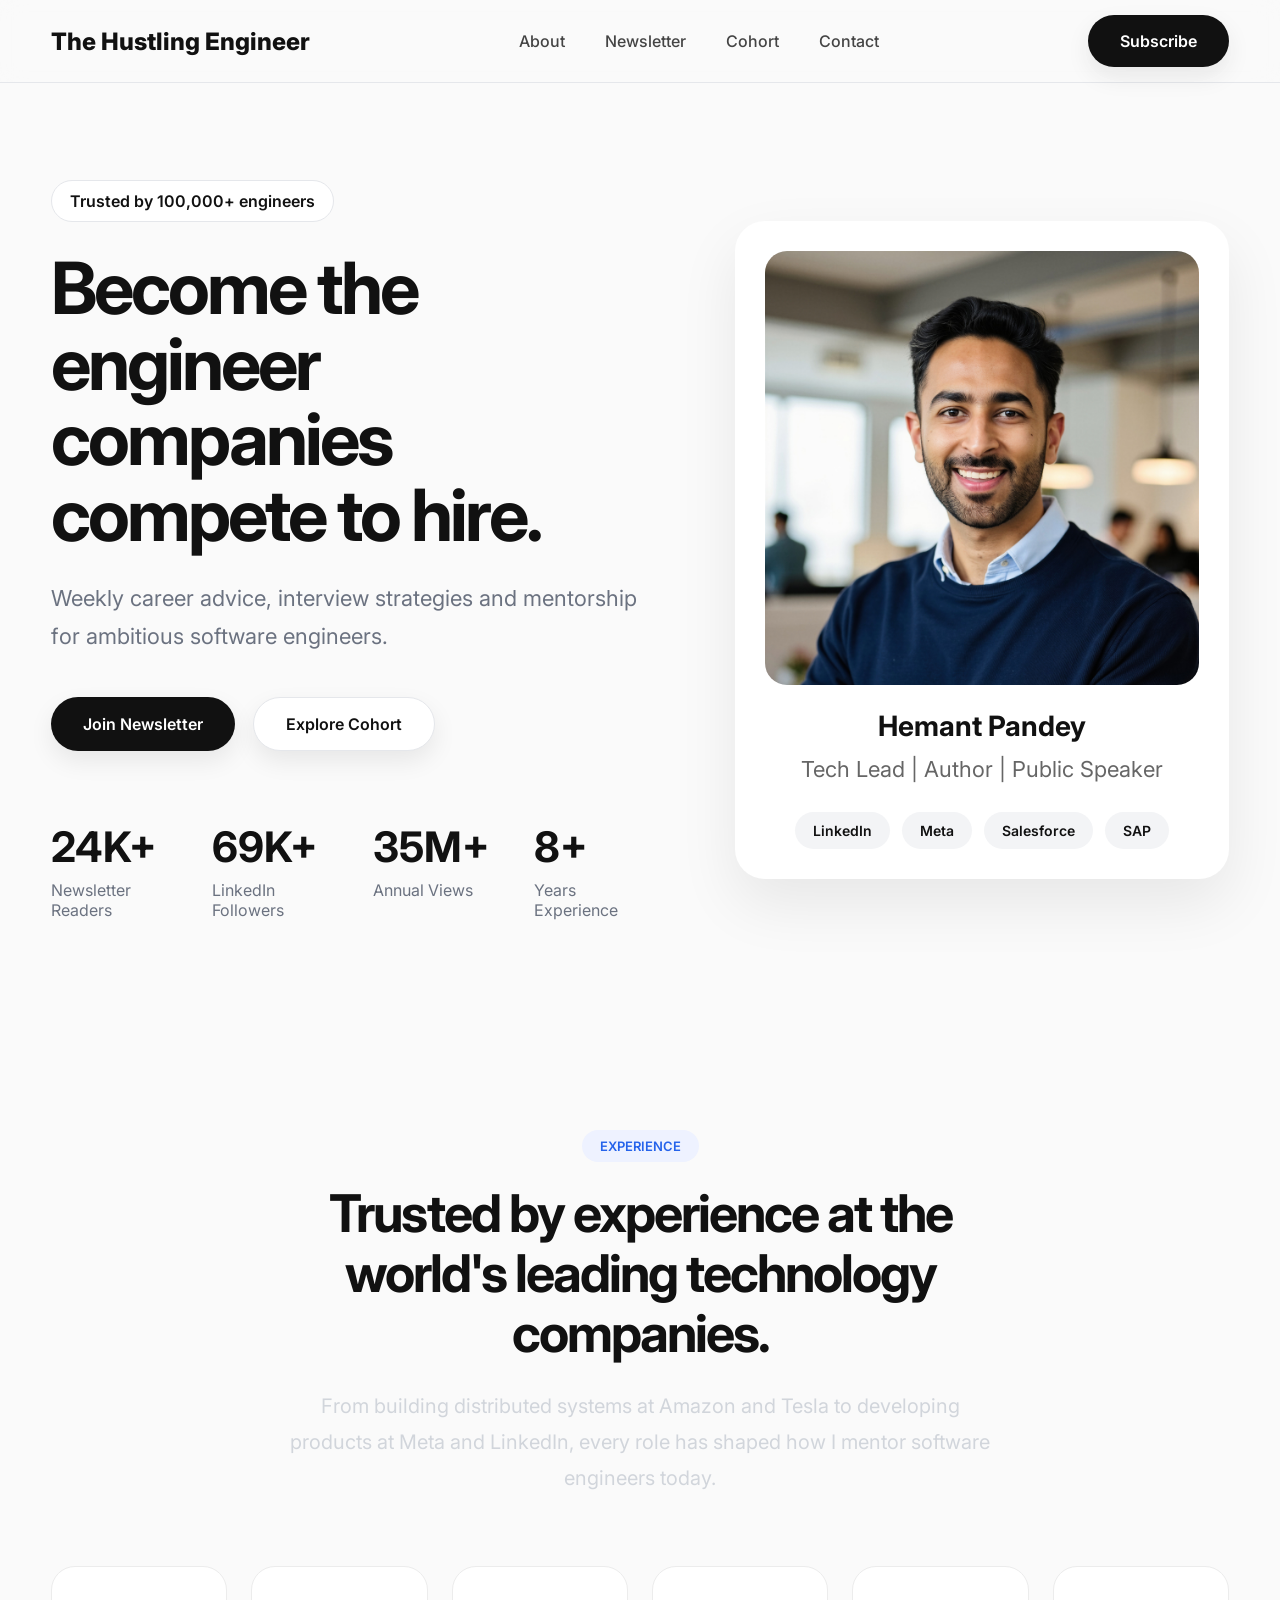
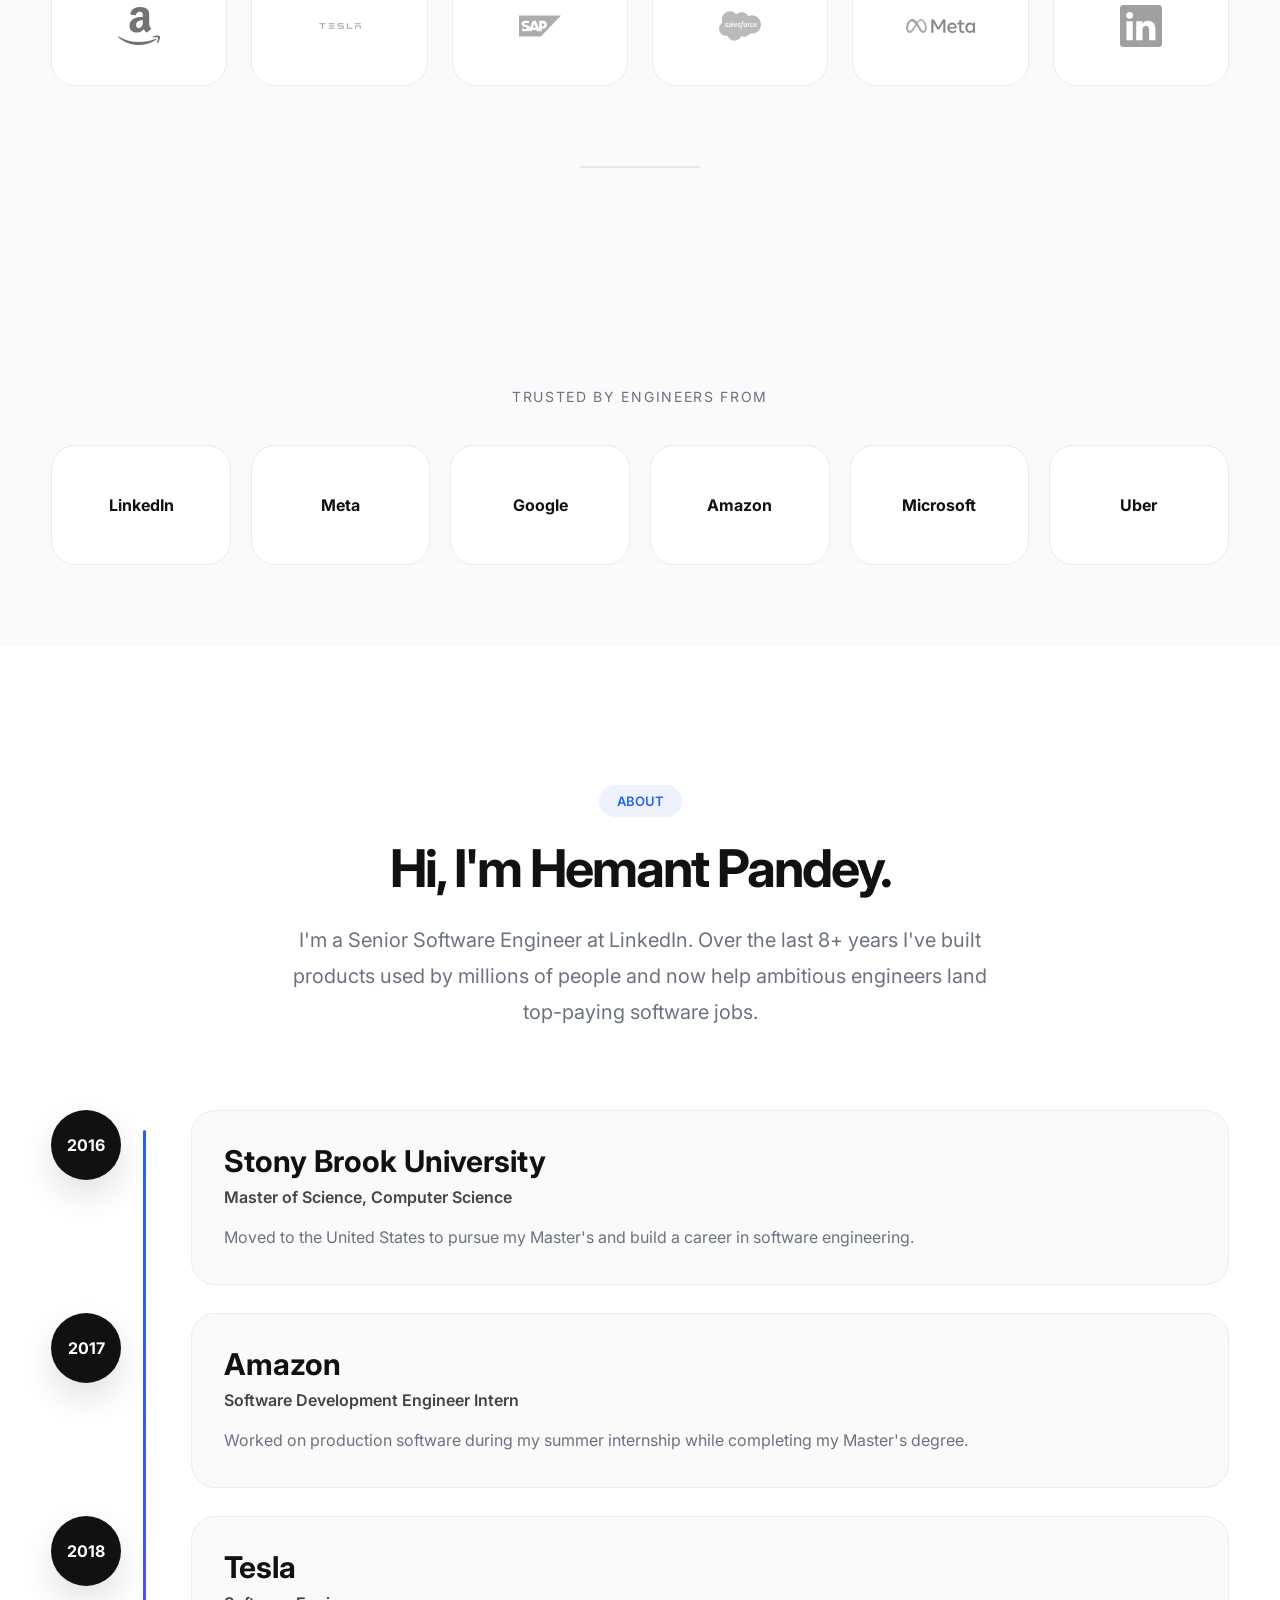
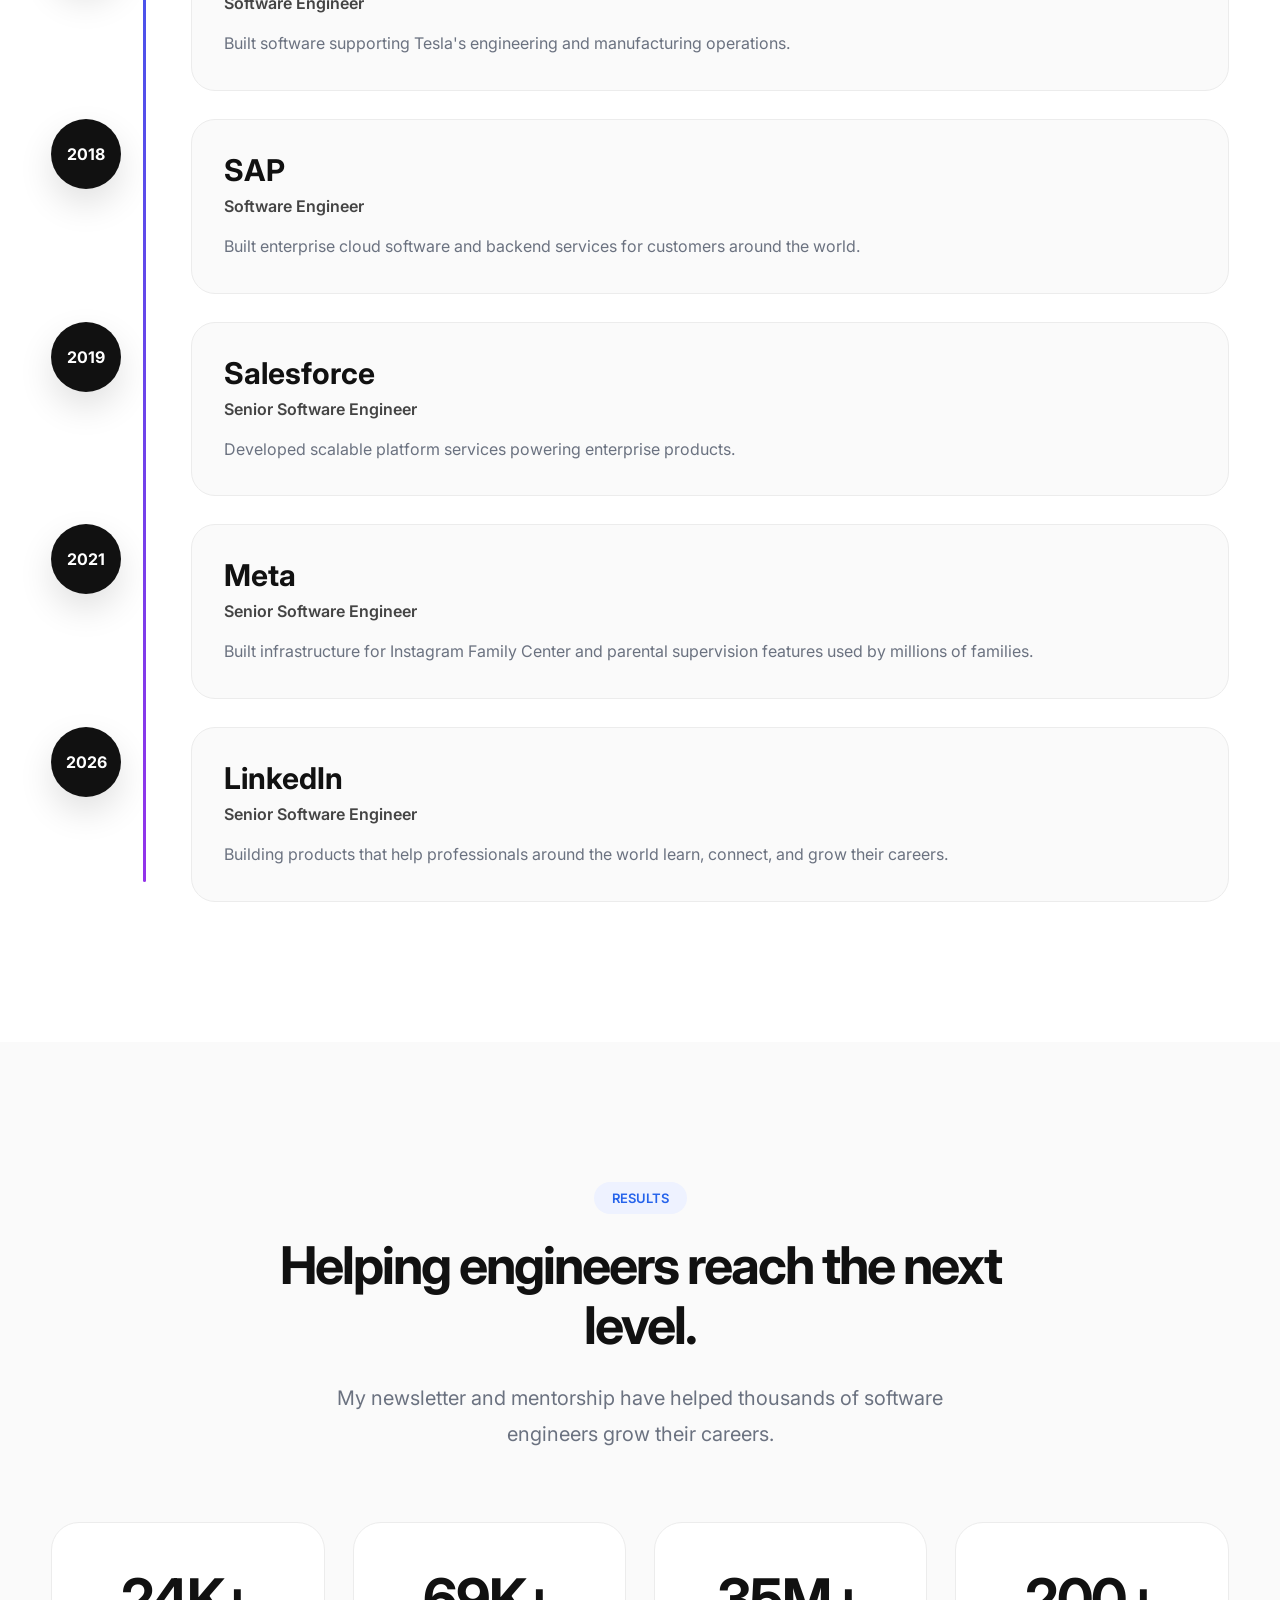
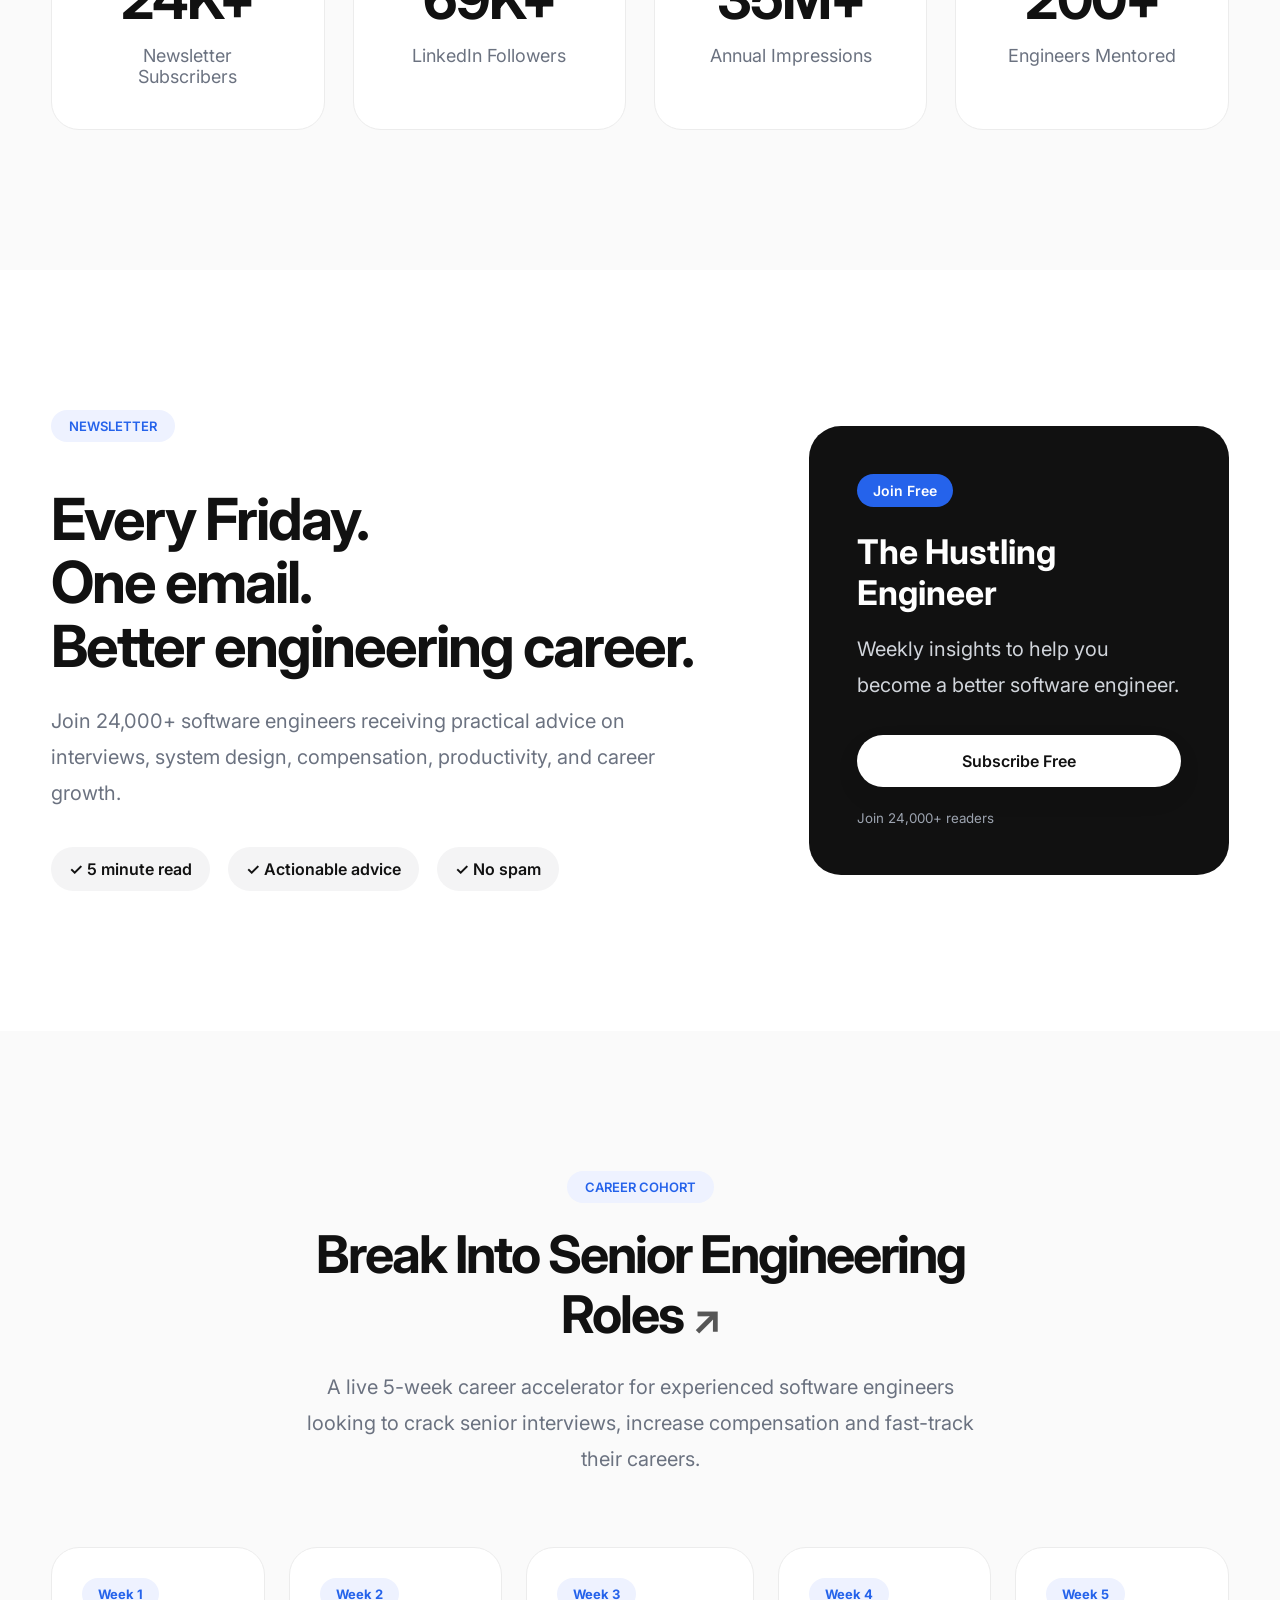
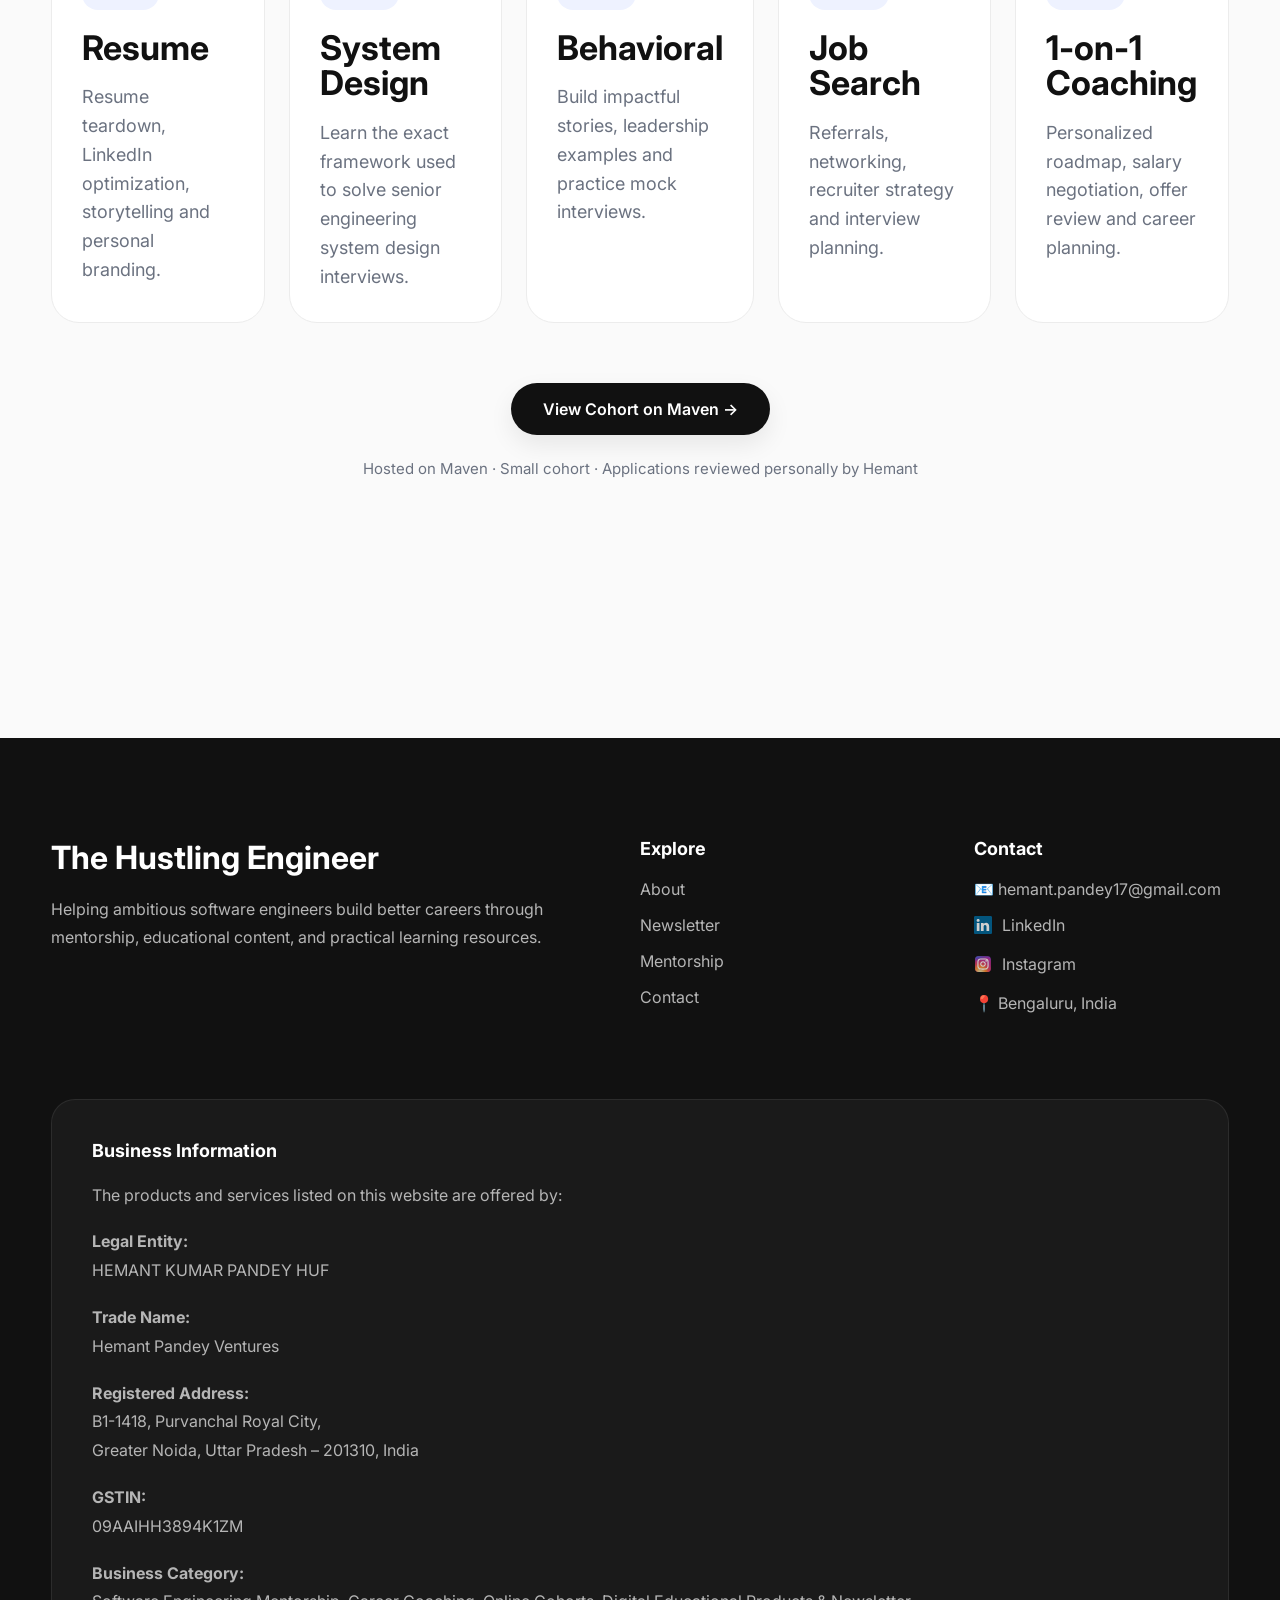
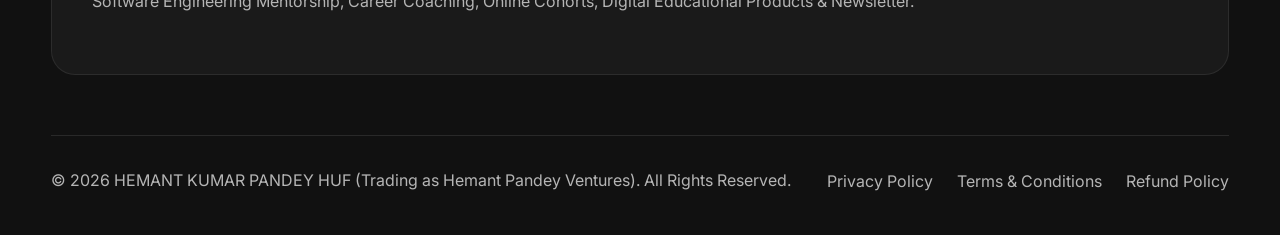
<file: index.html>
<!DOCTYPE html>
<html lang="en">

<head>

    <meta charset="UTF-8">
    <meta name="viewport" content="width=device-width, initial-scale=1.0">

    <title>The Hustling Engineer</title>

    <meta name="description" content="Helping ambitious software engineers level up their careers.">

    <!-- Fonts -->
    <link rel="preconnect" href="https://fonts.googleapis.com">
    <link rel="preconnect" href="https://fonts.gstatic.com" crossorigin>

    <link href="https://fonts.googleapis.com/css2?family=Inter:wght@300;400;500;600;700;800&display=swap"
        rel="stylesheet">

    <!-- CSS -->
    <link rel="stylesheet" href="css/style.css">
    <link rel="stylesheet" href="css/responsive.css">

</head>

<body>

    <header>

        <div class="container navbar">

            <div class="logo">

                The Hustling Engineer

            </div>

            <nav>

                <a href="#about">About</a>

                <a href="#newsletter">Newsletter</a>

                <a href="#cohort">Cohort</a>

                <a href="#contact">Contact</a>

            </nav>

            <a href="https://thehustlingengineer.substack.com/subscribe" class="button">

                Subscribe

            </a>

        </div>

    </header>

    <section class="hero">

        <div class="container hero-grid">

            <div class="hero-content">

                <div class="badge">

                    Trusted by 100,000+ engineers

                </div>

                <h1>

                    Become the engineer

                    companies compete to hire.

                </h1>

                <p>

                    Weekly career advice, interview strategies and mentorship
                    for ambitious software engineers.

                </p>

                <div class="hero-buttons">

                    <a href="https://thehustlingengineer.substack.com/subscribe" class="button">

                        Join Newsletter

                    </a>

                    <a href="https://maven.com/hemant-pandey/break-into-senior-engineering-roles" class="button outline">

                        Explore Cohort

                    </a>

                </div>

                <div class="stats">

                    <div>

                        <h2>24K+</h2>

                        <span>Newsletter Readers</span>

                    </div>

                    <div>

                        <h2>69K+</h2>

                        <span>LinkedIn Followers</span>

                    </div>

                    <div>

                        <h2>35M+</h2>

                        <span>Annual Views</span>

                    </div>

                    <div>

                        <h2>8+</h2>

                        <span>Years Experience</span>

                    </div>

                </div>

            </div>

            <div class="hero-image">

                <div class="profile-card">

                    <img src="assets/images/hemant.jpg" alt="Hemant Pandey">

                    <h3>Hemant Pandey</h3>

                    <p>Tech Lead | Author | Public Speaker</p>

                    <div class="companies">

                        <span>LinkedIn</span>
                        <span>Meta</span>
                        <span>Salesforce</span>
                        <span>SAP</span>

                    </div>

                </div>

            </div>

        </div>

    </section>
    <section class="featured">

        <div class="container">

            <div class="section-header">

                <span class="section-tag">
                    EXPERIENCE
                </span>

                <h2>
                    Trusted by experience at the world's leading technology companies.
                </h2>

                <p class="section-description">
                    From building distributed systems at Amazon and Tesla to
                    developing products at Meta and LinkedIn, every role has
                    shaped how I mentor software engineers today.
                </p>

            </div>

            <div class="logo-grid">

                <div class="logo-card">
                    <img src="assets/logos/amazon.svg" alt="Amazon">
                </div>

                <div class="logo-card">
                    <img src="assets/logos/tesla.svg" alt="Tesla">
                </div>

                <div class="logo-card">
                    <img src="assets/logos/sap.svg" alt="SAP">
                </div>

                <div class="logo-card">
                    <img src="assets/logos/salesforce.svg" alt="Salesforce">
                </div>

                <div class="logo-card">
                    <img src="assets/logos/meta.svg" alt="Meta">
                </div>

                <div class="logo-card">
                    <img src="assets/logos/linkedin.svg" alt="LinkedIn">
                </div>

            </div>
            <div class="section-divider"></div>

        </div>

    </section>
    <section class="trust">

        <div class="container">

            <p class="section-label">
                Trusted by engineers from
            </p>

            <div class="logos">

                <div class="logo-card">LinkedIn</div>

                <div class="logo-card">Meta</div>

                <div class="logo-card">Google</div>

                <div class="logo-card">Amazon</div>

                <div class="logo-card">Microsoft</div>

                <div class="logo-card">Uber</div>

            </div>

        </div>

    </section>


    <section class="about" id="about">

        <div class="container">

            <div class="section-header">

                <span class="section-tag">
                    ABOUT
                </span>

                <h2>
                    Hi, I'm Hemant Pandey.
                </h2>

                <p class="section-description">

                    I'm a Senior Software Engineer at LinkedIn. Over the last
                    8+ years I've built products used by millions of people and
                    now help ambitious engineers land top-paying software jobs.

                </p>

            </div>
            <div class="timeline">

                <div class="timeline-item">
                    <div class="timeline-year">
                        2016
                    </div>

                    <div class="timeline-card">
                        <h3>Stony Brook University</h3>
                        <span>Master of Science, Computer Science</span>

                        <p>
                            Moved to the United States to pursue my Master's and build a
                            career in software engineering.
                        </p>
                    </div>
                </div>

                <div class="timeline-item">
                    <div class="timeline-year">
                        2017
                    </div>

                    <div class="timeline-card">
                        <h3>Amazon</h3>
                        <span>Software Development Engineer Intern</span>

                        <p>
                            Worked on production software during my summer internship while
                            completing my Master's degree.
                        </p>
                    </div>
                </div>

                <div class="timeline-item">
                    <div class="timeline-year">
                        2018
                    </div>

                    <div class="timeline-card">
                        <h3>Tesla</h3>
                        <span>Software Engineer</span>

                        <p>
                            Built software supporting Tesla's engineering and manufacturing
                            operations.
                        </p>
                    </div>
                </div>

                <div class="timeline-item">
                    <div class="timeline-year">
                        2018
                    </div>

                    <div class="timeline-card">
                        <h3>SAP</h3>
                        <span>Software Engineer</span>

                        <p>
                            Built enterprise cloud software and backend services for
                            customers around the world.
                        </p>
                    </div>
                </div>

                <div class="timeline-item">
                    <div class="timeline-year">
                        2019
                    </div>

                    <div class="timeline-card">
                        <h3>Salesforce</h3>
                        <span>Senior Software Engineer</span>

                        <p>
                            Developed scalable platform services powering enterprise
                            products.
                        </p>
                    </div>
                </div>

                <div class="timeline-item">
                    <div class="timeline-year">
                        2021
                    </div>

                    <div class="timeline-card">
                        <h3>Meta</h3>
                        <span>Senior Software Engineer</span>

                        <p>
                            Built infrastructure for Instagram Family Center and parental
                            supervision features used by millions of families.
                        </p>
                    </div>
                </div>

                <div class="timeline-item">
                    <div class="timeline-year">
                        2026
                    </div>

                    <div class="timeline-card">
                        <h3>LinkedIn</h3>
                        <span>Senior Software Engineer</span>

                        <p>
                            Building products that help professionals around the world
                            learn, connect, and grow their careers.
                        </p>
                    </div>
                </div>

            </div>

        </div>

    </section>
    <section class="results">

        <div class="container">

            <div class="section-header">

                <span class="section-tag">
                    RESULTS
                </span>

                <h2>
                    Helping engineers reach the next level.
                </h2>

                <p class="section-description">

                    My newsletter and mentorship have helped thousands of
                    software engineers grow their careers.

                </p>

            </div>

            <div class="results-grid">

                <div class="result-card">

                    <h3>24K+</h3>

                    <p>Newsletter Subscribers</p>

                </div>

                <div class="result-card">

                    <h3>69K+</h3>

                    <p>LinkedIn Followers</p>

                </div>

                <div class="result-card">

                    <h3>35M+</h3>

                    <p>Annual Impressions</p>

                </div>

                <div class="result-card">

                    <h3>200+</h3>

                    <p>Engineers Mentored</p>

                </div>

            </div>

        </div>

    </section>
    
    <section class="newsletter" id="newsletter">

        <div class="container newsletter-container">

            <div class="newsletter-left">

                <span class="section-tag">
                    NEWSLETTER
                </span>

                <h2>
                    Every Friday.<br>
                    One email.<br>
                    Better engineering career.
                </h2>

                <p>

                    Join 24,000+ software engineers receiving practical advice on
                    interviews, system design, compensation, productivity, and
                    career growth.

                </p>

                <div class="newsletter-benefits">

                    <div>✓ 5 minute read</div>

                    <div>✓ Actionable advice</div>

                    <div>✓ No spam</div>

                </div>

            </div>

            <div class="newsletter-right">

                <div class="newsletter-card">

                    <span class="card-label">
                        Join Free
                    </span>

                    <h3>
                        The Hustling Engineer
                    </h3>

                    <p>

                        Weekly insights to help you become a better software engineer.

                    </p>

                    <a href="https://thehustlingengineer.substack.com/subscribe" target="_blank" class="button">

                        Subscribe Free

                    </a>

                    <small>

                        Join 24,000+ readers

                    </small>

                </div>

            </div>

        </div>

    </section>
    <section class="cohort" id="cohort">

    <div class="container">

        <div class="section-header">

            <span class="section-tag">
                CAREER COHORT
            </span>

            <h2>

                <a
                    href="https://maven.com/hemant-pandey/break-into-senior-engineering-roles/"
                    target="_blank"
                    rel="noopener noreferrer"
                    class="heading-link">

                    Break Into Senior Engineering Roles

                </a>

            </h2>

            <p class="section-description">

                A live 5-week career accelerator for experienced software
                engineers looking to crack senior interviews, increase
                compensation and fast-track their careers.

            </p>

        </div>

        <div class="roadmap">

            <a class="roadmap-card"
                href="https://maven.com/hemant-pandey/break-into-senior-engineering-roles/"
                target="_blank"
                rel="noopener noreferrer">

                <span>Week 1</span>

                <h3>Resume</h3>

                <p>

                    Resume teardown, LinkedIn optimization,
                    storytelling and personal branding.

                </p>

            </a>

            <a class="roadmap-card"
                href="https://maven.com/hemant-pandey/break-into-senior-engineering-roles/"
                target="_blank"
                rel="noopener noreferrer">

                <span>Week 2</span>

                <h3>System Design</h3>

                <p>

                    Learn the exact framework used to solve
                    senior engineering system design interviews.

                </p>

            </a>

            <a class="roadmap-card"
                href="https://maven.com/hemant-pandey/break-into-senior-engineering-roles/"
                target="_blank"
                rel="noopener noreferrer">

                <span>Week 3</span>

                <h3>Behavioral</h3>

                <p>

                    Build impactful stories, leadership examples
                    and practice mock interviews.

                </p>

            </a>

            <a class="roadmap-card"
                href="https://maven.com/hemant-pandey/break-into-senior-engineering-roles/"
                target="_blank"
                rel="noopener noreferrer">

                <span>Week 4</span>

                <h3>Job Search</h3>

                <p>

                    Referrals, networking, recruiter strategy
                    and interview planning.

                </p>

            </a>

            <a class="roadmap-card"
                href="https://maven.com/hemant-pandey/break-into-senior-engineering-roles/"
                target="_blank"
                rel="noopener noreferrer">

                <span>Week 5</span>

                <h3>1-on-1 Coaching</h3>

                <p>

                    Personalized roadmap, salary negotiation,
                    offer review and career planning.

                </p>

            </a>

        </div>

        <div class="cohort-actions">

            <a
                href="https://maven.com/hemant-pandey/break-into-senior-engineering-roles/"
                target="_blank"
                rel="noopener noreferrer"
                class="button">

                View Cohort on Maven →

            </a>

        </div>

        <p class="cohort-note">

            Hosted on Maven · Small cohort · Applications reviewed personally by Hemant

        </p>

    </div>

</section>

    <footer class="footer" id="contact">

        <div class="container">

            <div class="footer-grid">

                <div>

                    <h3>The Hustling Engineer</h3>

                    <p>
                        Helping ambitious software engineers build better careers
                        through mentorship, educational content, and practical
                        learning resources.
                    </p>

                </div>

                <div>

                    <h4>Explore</h4>

                    <ul>
                        <li><a href="#about">About</a></li>
                        <li><a href="#newsletter">Newsletter</a></li>
                        <li><a href="#cohort">Mentorship</a></li>
                        <li><a href="#contact">Contact</a></li>
                    </ul>

                </div>

                <div>

    <h4>Contact</h4>

    <ul>

        <li>
            <a href="mailto:hemant.pandey17@gmail.com">
                📧 hemant.pandey17@gmail.com
            </a>
        <li>
    <a href="https://www.linkedin.com/in/hemant-pandey/"
       target="_blank"
       rel="noopener noreferrer">

        <img src="assets/logos/linkedin.svg"
             alt="LinkedIn"
             class="social-icon">

        LinkedIn

    </a>
</li>

<li>
    <a href="https://www.instagram.com/hemant_careerbytes/"
       target="_blank"
       rel="noopener noreferrer">

        <img src="assets/logos/instagram.svg"
             alt="Instagram"
             class="social-icon">

        Instagram

    </a>
</li>

        <li>
            📍 Bengaluru, India
        </li>

    </ul>

</div>

            </div>

            <div class="business-info">

                <h4>Business Information</h4>

                <p>
                    The products and services listed on this website are offered by:
                </p>

                <p>
                    <strong>Legal Entity:</strong><br>
                    HEMANT KUMAR PANDEY HUF
                </p>

                <p>
                    <strong>Trade Name:</strong><br>
                    Hemant Pandey Ventures
                </p>

                <p>
                    <strong>Registered Address:</strong><br>
                    B1-1418, Purvanchal Royal City,<br>
                    Greater Noida, Uttar Pradesh – 201310, India
                </p>

                <p>
                    <strong>GSTIN:</strong><br>
                    09AAIHH3894K1ZM
                </p>

                <p>
                    <strong>Business Category:</strong><br>
                    Software Engineering Mentorship, Career Coaching,
                    Online Cohorts, Digital Educational Products &
                    Newsletter.
                </p>

            </div>

            <div class="footer-bottom">

                <p>
                    © 2026 HEMANT KUMAR PANDEY HUF (Trading as Hemant Pandey Ventures). All Rights Reserved.
                </p>

                <div class="footer-links">

                    <a href="privacy.html">Privacy Policy</a>

                    <a href="terms.html">Terms & Conditions</a>

                    <a href="refund.html">Refund Policy</a>

                </div>

            </div>

        </div>

    </footer>

    <script src="js/app.js"></script>

</body>

</html>
</file>
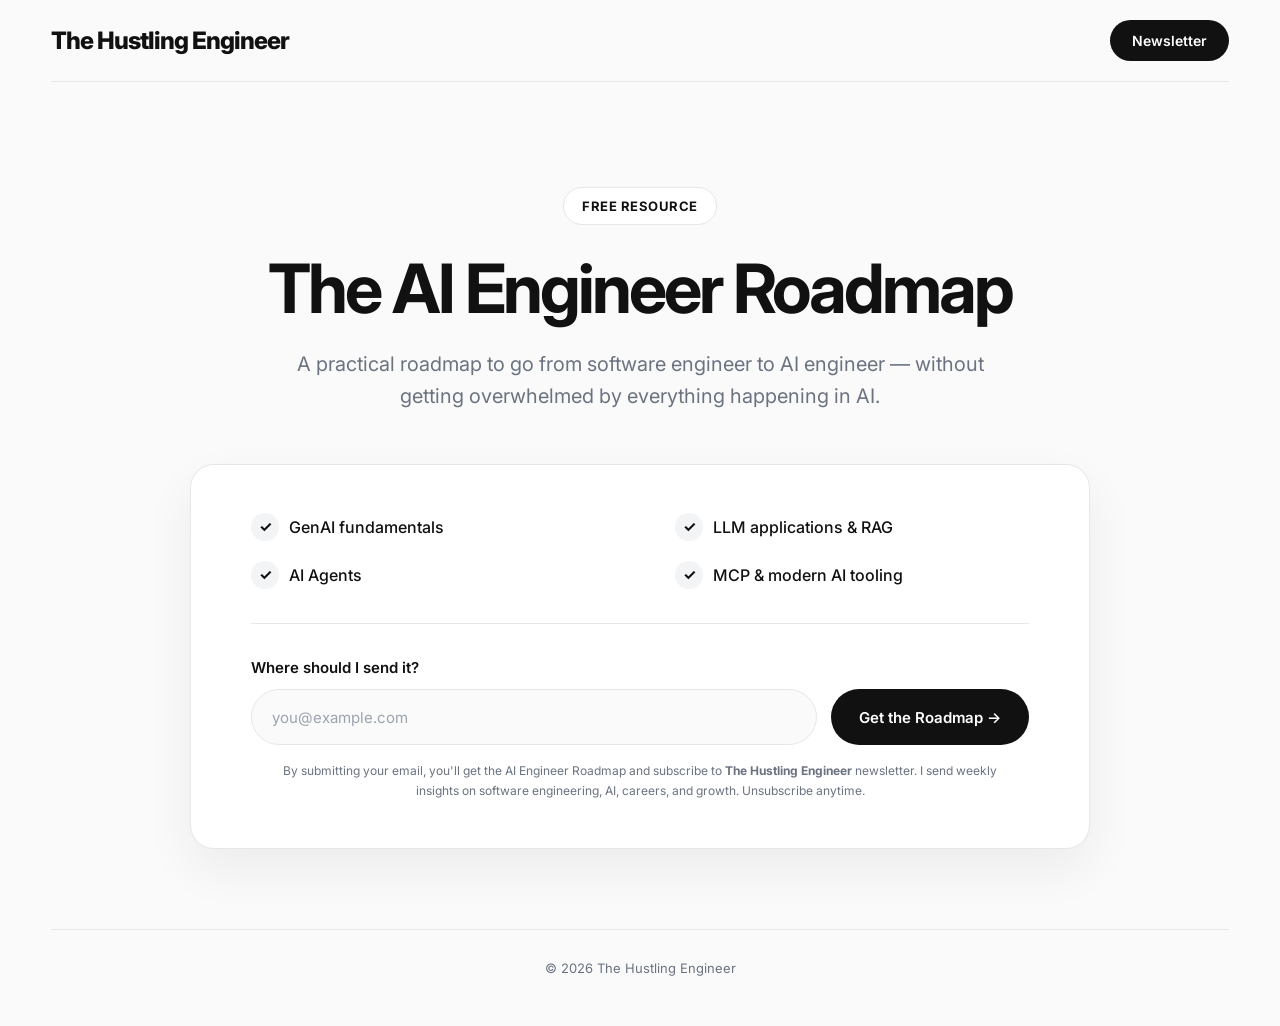
<file: ai-roadmap/index.html>
<!DOCTYPE html>
<html lang="en">
<head>
    <meta charset="UTF-8">
    <meta name="viewport" content="width=device-width, initial-scale=1.0">

    <title>AI Engineer Roadmap | The Hustling Engineer</title>

    <meta
        name="description"
        content="Get the AI Engineer Roadmap — a practical roadmap for software engineers learning AI."
    >

    <link rel="preconnect" href="https://fonts.googleapis.com">
    <link rel="preconnect" href="https://fonts.gstatic.com" crossorigin>
    <link
        href="https://fonts.googleapis.com/css2?family=Inter:wght@300;400;500;600;700;800&display=swap"
        rel="stylesheet"
    >

    <link rel="stylesheet" href="style.css?v=3">
</head>

<body>

    <main class="page">

        <div class="container">

            <header class="header">
                <a href="/" class="logo">
                    The Hustling Engineer
                </a>

                <a
                    href="https://thehustlingengineer.substack.com/subscribe"
                    class="header-button"
                    target="_blank"
                >
                    Newsletter
                </a>
            </header>


            <section class="hero">

                <div class="badge">
                    FREE RESOURCE
                </div>

                <h1>
                    The AI Engineer Roadmap
                </h1>

                <p class="subtitle">
                    A practical roadmap to go from software engineer
                    to AI engineer — without getting overwhelmed by
                    everything happening in AI.
                </p>


                <div class="resource-card">

                    <div class="checklist">

                        <div class="check">
                            <span>✓</span>
                            GenAI fundamentals
                        </div>

                        <div class="check">
                            <span>✓</span>
                            LLM applications & RAG
                        </div>

                        <div class="check">
                            <span>✓</span>
                            AI Agents
                        </div>

                        <div class="check">
                            <span>✓</span>
                            MCP & modern AI tooling
                        </div>

                    </div>


                    <form id="leadForm">

                        <label for="email">
                            Where should I send it?
                        </label>

                        <div class="form-row">

                            <input
                                type="email"
                                id="email"
                                name="email"
                                placeholder="you@example.com"
                                required
                            >

                            <button type="submit">
                                Get the Roadmap →
                            </button>

                        </div>

                        <p class="subscription-note">
                            By submitting your email, you'll get the AI Engineer Roadmap
                            and subscribe to <strong>The Hustling Engineer</strong> newsletter.
                            I send weekly insights on software engineering, AI, careers,
                            and growth. Unsubscribe anytime.
                        </p>

                    </form>

                    <div id="success" class="success">
                        🎉 Check your inbox! Your roadmap is on its way.
                    </div>

                    <div id="error" class="error">
                        Something went wrong. Please try again.
                    </div>

                </div>

            </section>


            <footer>
                © 2026 The Hustling Engineer
            </footer>

        </div>

    </main>


    <script>

        const SCRIPT_URL =
            "https://script.google.com/macros/s/AKfycbzj2qd2UqBwCn5gOeJcXYc1-4L1tC522kYoX0JteOvMS0OXBv_S6rvGa9LmgAplBKdA/exec";

        const form = document.getElementById("leadForm");
        const success = document.getElementById("success");
        const error = document.getElementById("error");

        form.addEventListener("submit", async function (e) {

            e.preventDefault();

            const email = document.getElementById("email").value;
            const button = form.querySelector("button");

            button.disabled = true;
            button.innerText = "Sending...";

            success.style.display = "none";
            error.style.display = "none";

            const formData = new FormData();

            formData.append("email", email);
            formData.append("resource", "AI_ROADMAP");

            try {

                await fetch(SCRIPT_URL, {
                    method: "POST",
                    mode: "no-cors",
                    body: formData
                });

                form.style.display = "none";
                success.style.display = "block";

            } catch (err) {

                console.error(err);

                button.disabled = false;
                button.innerText = "Get the Roadmap →";

                error.style.display = "block";
            }

        });

    </script>

</body>
</html>
</file>
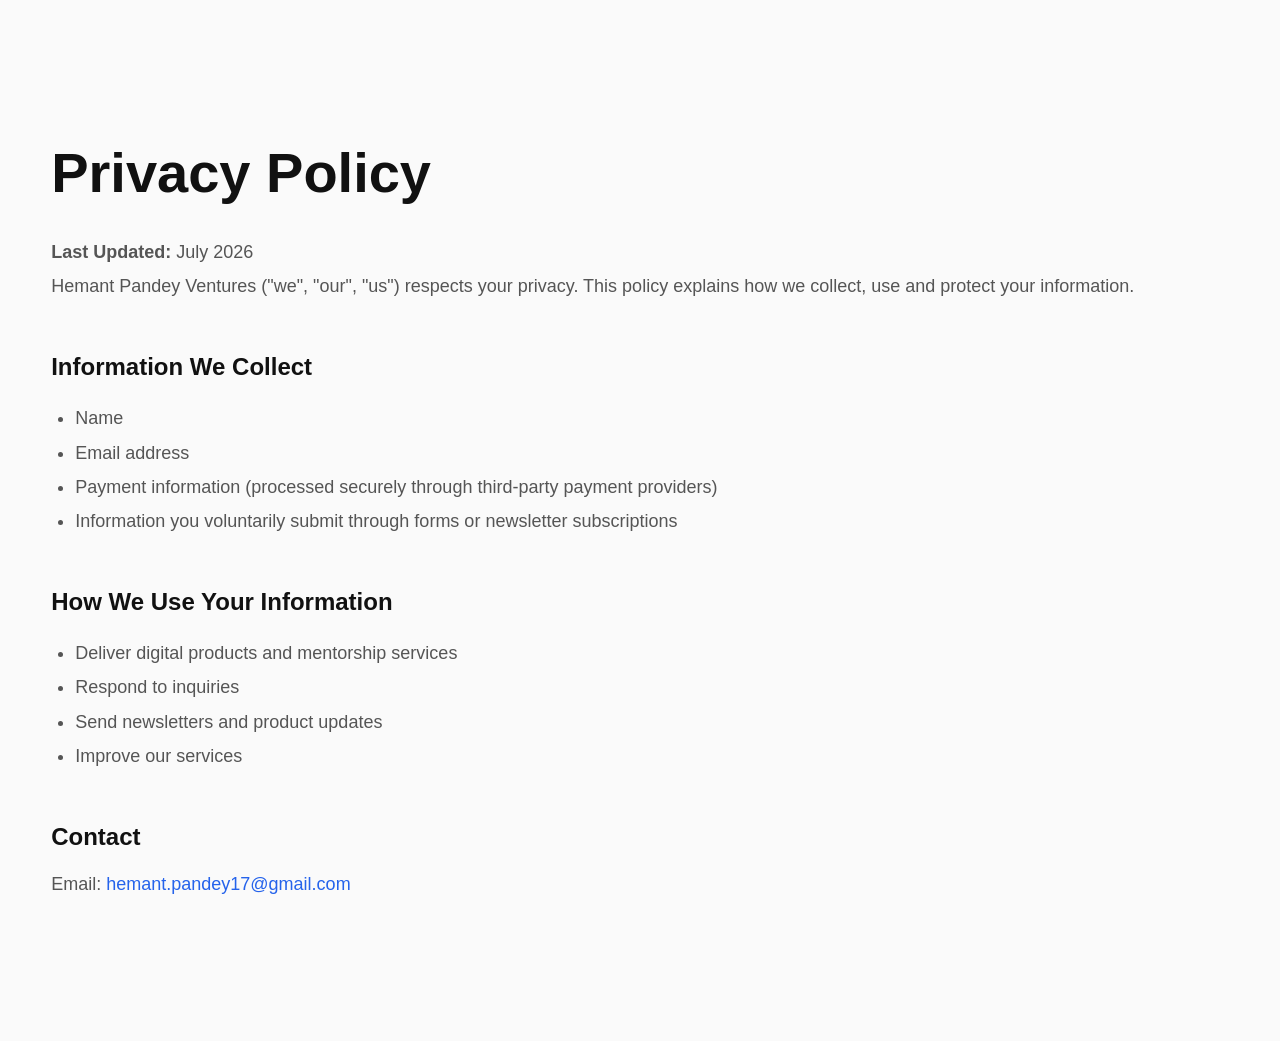
<file: privacy.html>
<!DOCTYPE html>
<html lang="en">

<head>

<meta charset="UTF-8">
<meta name="viewport" content="width=device-width, initial-scale=1.0">

<title>Privacy Policy | Hemant Pandey Ventures</title>

<link rel="stylesheet" href="css/style.css">

</head>

<body>

<section class="legal-page">

<div class="container">

<h1>Privacy Policy</h1>

<p><strong>Last Updated:</strong> July 2026</p>

<p>
Hemant Pandey Ventures ("we", "our", "us") respects your privacy. This policy
explains how we collect, use and protect your information.
</p>

<h2>Information We Collect</h2>

<ul>
<li>Name</li>
<li>Email address</li>
<li>Payment information (processed securely through third-party payment providers)</li>
<li>Information you voluntarily submit through forms or newsletter subscriptions</li>
</ul>

<h2>How We Use Your Information</h2>

<ul>
<li>Deliver digital products and mentorship services</li>
<li>Respond to inquiries</li>
<li>Send newsletters and product updates</li>
<li>Improve our services</li>
</ul>

<h2>Contact</h2>

<p>
Email:
<a href="mailto:hemant.pandey17@gmail.com">
hemant.pandey17@gmail.com
</a>
</p>

</div>

</section>

</body>

</html>
</file>
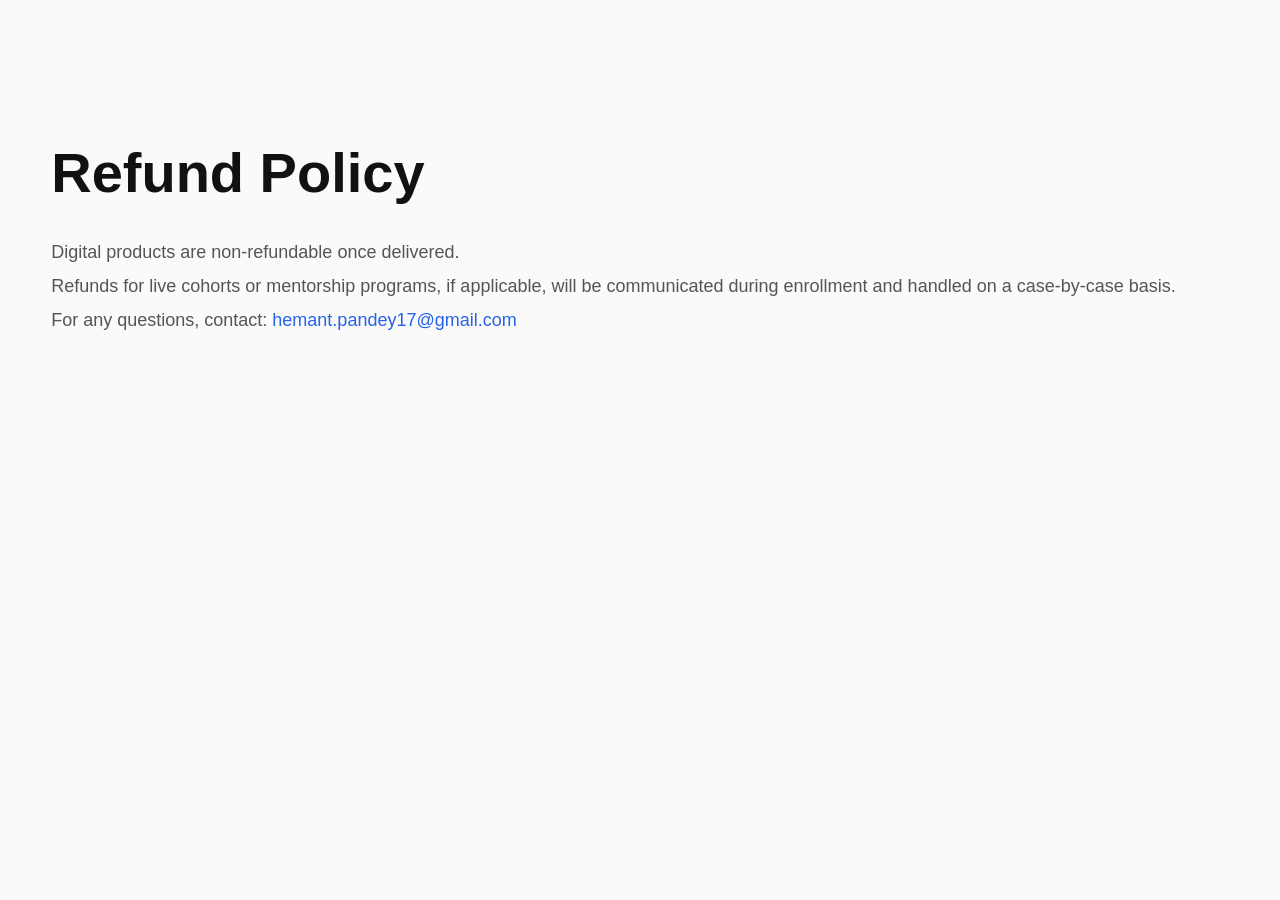
<file: refund.html>
<!DOCTYPE html>
<html lang="en">

<head>

<meta charset="UTF-8">

<title>Refund Policy</title>

<link rel="stylesheet" href="css/style.css">

</head>

<body>

<section class="legal-page">

<div class="container">

<h1>Refund Policy</h1>

<p>

Digital products are non-refundable once delivered.

</p>

<p>

Refunds for live cohorts or mentorship programs, if applicable,
will be communicated during enrollment and handled on a
case-by-case basis.

</p>

<p>

For any questions, contact:

<a href="mailto:hemant.pandey17@gmail.com">

hemant.pandey17@gmail.com

</a>

</p>

</div>

</section>

</body>

</html>
</file>
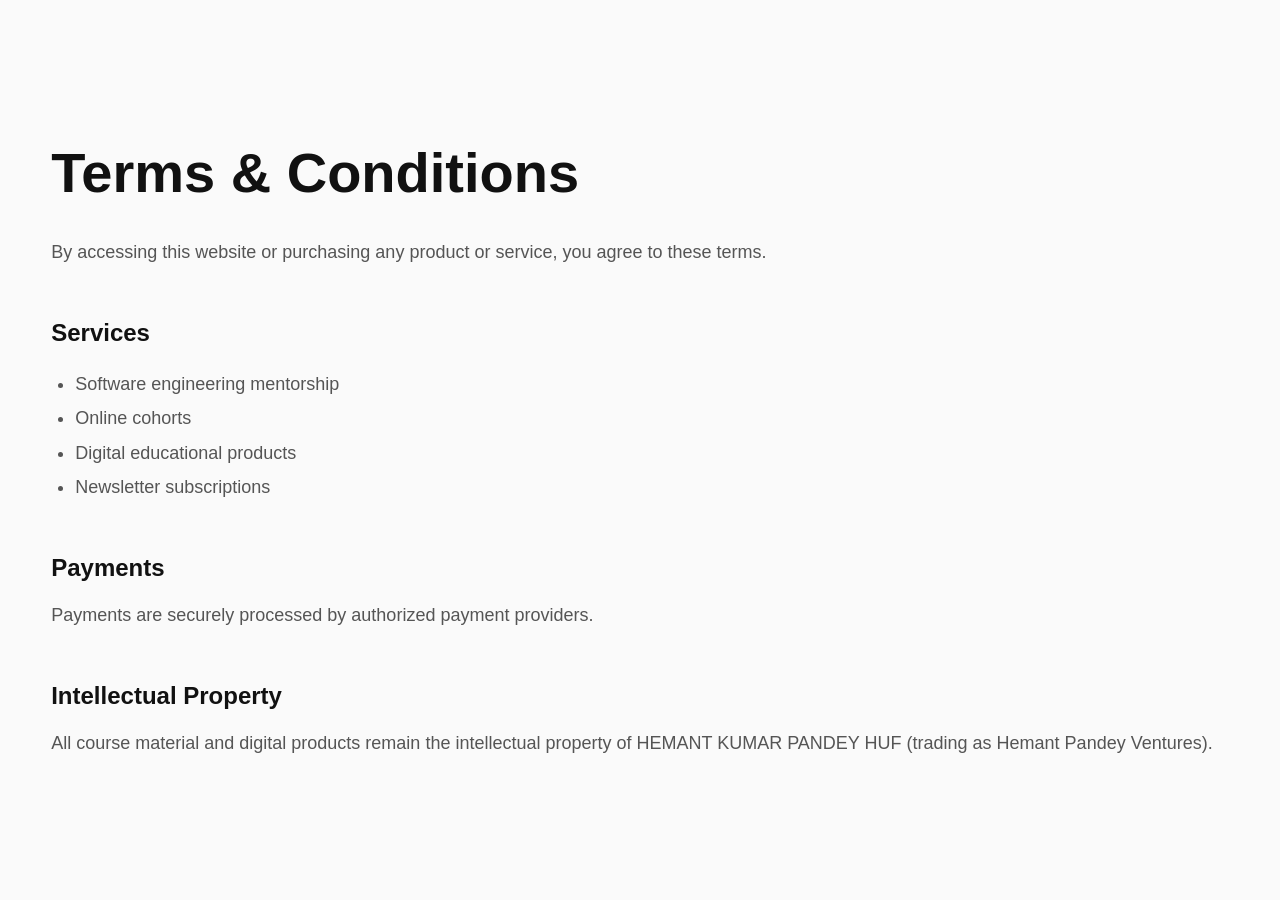
<file: terms.html>
<!DOCTYPE html>
<html lang="en">

<head>

<meta charset="UTF-8">

<title>Terms & Conditions</title>

<link rel="stylesheet" href="css/style.css">

</head>

<body>

<section class="legal-page">

<div class="container">

<h1>Terms & Conditions</h1>

<p>

By accessing this website or purchasing any product or service,
you agree to these terms.

</p>

<h2>Services</h2>

<ul>

<li>Software engineering mentorship</li>

<li>Online cohorts</li>

<li>Digital educational products</li>

<li>Newsletter subscriptions</li>

</ul>

<h2>Payments</h2>

<p>

Payments are securely processed by authorized payment providers.

</p>

<h2>Intellectual Property</h2>

<p>

All course material and digital products remain the intellectual
property of HEMANT KUMAR PANDEY HUF (trading as Hemant Pandey Ventures).

</p>

</div>

</section>

</body>

</html>
</file>
<file: css/style.css>
:root {

    --background: #fafafa;
    --text: #111111;
    --muted: #6b7280;
    --border: #e5e7eb;
    --primary: #111111;
    --white: #ffffff;

}

* {

    margin: 0;
    padding: 0;
    box-sizing: border-box;

}

html {

    scroll-behavior: smooth;

}

body {

    font-family: Inter, sans-serif;
    background: var(--background);
    color: var(--text);

}

.container {

    width: min(1180px, 92%);
    margin: auto;

}

header {

    position: fixed;
    top: 0;
    left: 0;
    width: 100%;
    z-index: 999;

    background: rgba(250, 250, 250, .85);

    backdrop-filter: blur(12px);

    border-bottom: 1px solid var(--border);

}

.navbar {

    height: 82px;

    display: flex;

    justify-content: space-between;

    align-items: center;

}

.logo {

    font-size: 24px;

    font-weight: 800;

}

nav {

    display: flex;

    gap: 40px;

}

nav a {

    text-decoration: none;

    color: #444;

    font-weight: 500;

    transition: .25s;

}

nav a:hover {

    color: black;

}

.button {

    display: inline-flex;

    align-items: center;

    justify-content: center;

    padding: 16px 32px;

    border-radius: 999px;

    background: #111;

    color: white;

    text-decoration: none;

    font-weight: 600;

    font-size: 16px;

    box-shadow:

        0 10px 25px rgba(0, 0, 0, .08);

}

.button:hover {

    transform: translateY(-3px);

    box-shadow:

        0 20px 40px rgba(0, 0, 0, .12);

}

.outline {

    background: white;

    color: #111;

    border: 1px solid var(--border);

}

.hero {

    padding-top: 180px;

    padding-bottom: 120px;

}

.hero-grid {

    display: grid;

    grid-template-columns: 1.1fr .9fr;

    align-items: center;

    gap: 80px;

}

.badge {

    display: inline-block;

    padding: 10px 18px;

    border-radius: 999px;

    border: 1px solid var(--border);

    background: white;

    margin-bottom: 28px;

    font-weight: 600;

}

.hero h1 {

    font-size: 72px;

    line-height: 1.05;

    letter-spacing: -3px;

    max-width: 700px;

    margin-bottom: 28px;

}

.hero p {

    font-size: 22px;

    line-height: 1.7;

    color: var(--muted);

    max-width: 650px;

}

.hero-buttons {

    display: flex;

    gap: 18px;

    margin-top: 42px;

}

.stats {

    margin-top: 70px;

    display: grid;

    grid-template-columns: repeat(4, 1fr);

    gap: 40px;

}

.stats h2 {

    font-size: 42px;

    margin-bottom: 8px;

}

.stats span {

    color: var(--muted);

}

.hero-image img {

    width: 100%;

    border-radius: 32px;

}

.profile-card {

    background: white;

    border-radius: 30px;

    padding: 30px;

    box-shadow:
        0 25px 60px rgba(0, 0, 0, .08);

    text-align: center;

}

.profile-card img {

    width: 100%;

    border-radius: 22px;

    margin-bottom: 24px;

}

.profile-card h3 {

    font-size: 28px;

    margin-bottom: 8px;

}

.profile-card p {

    color: #666;

    margin-bottom: 24px;

}

.companies {

    display: flex;

    flex-wrap: wrap;

    justify-content: center;

    gap: 12px;

}

.companies span {

    padding: 10px 18px;

    border-radius: 999px;

    background: #f3f4f6;

    font-size: 14px;

    font-weight: 600;

}

/* =========================
   TRUST BAR
========================= */

.trust {

    padding: 80px 0;

}

.section-label {

    text-align: center;

    font-size: 14px;

    letter-spacing: .12em;

    text-transform: uppercase;

    color: #6b7280;

    margin-bottom: 40px;

}

.logos {

    display: grid;

    grid-template-columns: repeat(6, 1fr);

    gap: 20px;

}

.logo-card {

    background: white;

    border: 1px solid #ececec;

    border-radius: 18px;

    padding: 28px;

    text-align: center;

    font-weight: 700;

    transition: .25s;

}

.logo-card:hover {

    transform: translateY(-6px);

    box-shadow: 0 20px 50px rgba(0, 0, 0, .08);

}

/* ==========================
FEATURED
========================== */


.section-header {

    max-width: 760px;

    margin: 0 auto 70px;

    text-align: center;

}

.section-tag {

    display: inline-block;

    padding: 8px 18px;

    border-radius: 999px;

    background: #eef2ff;

    color: #2563eb;

    font-weight: 600;

    font-size: 13px;

    margin-bottom: 22px;

}

.section-header h2 {

    font-size: 52px;

    line-height: 1.15;

    letter-spacing: -2px;

}

/* ====================================
FEATURED LOGOS
==================================== */

.featured {

    padding: 120px 0;
    background: white;

}

.logo-grid {

    display: grid;
    grid-template-columns: repeat(6, 1fr);
    gap: 24px;
    margin-top: 70px;

}

.logo-card{

background:white;

border-radius:24px;

height:120px;

display:flex;

justify-content:center;

align-items:center;

border:1px solid #ececec;

transition:all .35s ease;

}

.logo-card img{

max-width:120px;

max-height:42px;

width:auto;

height:auto;

filter:grayscale(100%);

opacity:.55;

transition:.35s;

}

.logo-card:hover{

transform:translateY(-8px);

box-shadow:0 20px 60px rgba(0,0,0,.08);

}

.logo-card:hover img{

filter:none;

opacity:1;

transform:scale(1.08);

}

.company-card:hover {

    transform: translateY(-8px);

    box-shadow: 0 20px 60px rgba(0, 0, 0, .08);

}

.company-card h3 {

    font-size: 30px;

    margin-bottom: 12px;

}

.company-card p {

    color: #6b7280;

}

/* ==========================
ABOUT
========================== */

.about {

    padding: 140px 0;

    background: white;

}

.section-description {

    max-width: 700px;

    margin: 24px auto 0;

    font-size: 20px;

    color: #6b7280;

    line-height: 1.8;

}

.timeline {

    margin-top: 80px;

    display: flex;

    flex-direction: column;

    gap: 28px;

    position: relative;

}

.timeline::before{

content:"";

position:absolute;

left:92px;

top:20px;

bottom:20px;

width:3px;

background:linear-gradient(
    to bottom,
    #2563eb,
    #9333ea
);

border-radius:999px;

}

.timeline-item {

    display: grid;

    grid-template-columns: 100px 1fr;

    gap: 40px;

    align-items: flex-start;

}

.timeline-year{

width:70px;
height:70px;

display:flex;
align-items:center;
justify-content:center;

background:#111;

color:white;

font-weight:700;

border-radius:50%;

box-shadow:0 15px 35px rgba(0,0,0,.12);

}

.timeline-card {

    background: #fafafa;

    padding: 32px;

    border-radius: 24px;

    border: 1px solid #ececec;

    transition: .3s;

}

.timeline-card:hover {

    transform: translateX(8px);

    box-shadow: 0 25px 60px rgba(0, 0, 0, .06);

}

.timeline-card h3 {

    font-size: 30px;

    margin-bottom: 8px;

}

.timeline-card span {

    display: block;

    font-weight: 600;

    margin-bottom: 16px;

    color: #444;

}

.timeline-card p {

    color: #6b7280;

    line-height: 1.8;

}

/* ==========================
RESULTS
========================== */

.results {

    padding: 140px 0;

    background: #fafafa;

}

.results-grid {

    margin-top: 70px;

    display: grid;

    grid-template-columns: repeat(4, 1fr);

    gap: 28px;

}

.result-card {

    background: white;

    padding: 42px;

    border-radius: 28px;

    text-align: center;

    border: 1px solid #ececec;

    transition: .35s;

}

.result-card:hover {

    transform: translateY(-8px);

    box-shadow: 0 20px 60px rgba(0, 0, 0, .08);

}

.result-card h3 {

    font-size: 56px;

    margin-bottom: 12px;

    letter-spacing: -2px;

}

.result-card p {

    color: #6b7280;

    font-size: 18px;

}

/* =======================================
SOCIAL PROOF
======================================= */

.social-proof {

    padding: 120px 0;

}

.social-grid {

    display: grid;

    grid-template-columns: 2fr 1fr 1fr 1fr;

    gap: 24px;

}

.metric-card {

    background: #fff;

    padding: 40px;

    border-radius: 28px;

    border: 1px solid #ececec;

    transition: .35s ease;

}

.metric-card:hover {

    transform: translateY(-8px);

    box-shadow: 0 30px 70px rgba(0, 0, 0, .08);

}

.metric-card h2 {

    font-size: 64px;

    letter-spacing: -3px;

    margin-bottom: 18px;

}

.metric-card p {

    font-size: 18px;

    line-height: 1.7;

    color: #6b7280;

}

.featured{

padding:90px 0 140px;

background:#fafafa;

}

.featured p {

    color: #d1d5db;

}

/* ==========================
NEWSLETTER
========================== */

.newsletter {

    padding: 140px 0;

    background: white;

}

.newsletter-container {

    display: grid;

    grid-template-columns: 1fr 420px;

    gap: 80px;

    align-items: center;

}

.newsletter h2 {

    font-size: 58px;

    line-height: 1.1;

    letter-spacing: -2px;

    margin: 24px 0;

}

.newsletter p {

    font-size: 20px;

    color: #6b7280;

    line-height: 1.8;

    max-width: 650px;

}

.newsletter-benefits {

    margin-top: 36px;

    display: flex;

    flex-wrap: wrap;

    gap: 18px;

}

.newsletter-benefits div {

    padding: 12px 18px;

    background: #f4f4f5;

    border-radius: 999px;

    font-weight: 600;

}

.newsletter-card {

    background: #111;

    color: white;

    padding: 48px;

    border-radius: 32px;

}

.card-label {

    display: inline-block;

    padding: 8px 16px;

    border-radius: 999px;

    background: #2563eb;

    margin-bottom: 24px;

    font-size: 14px;

    font-weight: 600;

}

.newsletter-card h3 {

    font-size: 34px;

    margin-bottom: 18px;

}

.newsletter-card p {

    color: #d1d5db;

    margin-bottom: 32px;

}

.newsletter-card .button {

    width: 100%;

    background: white;

    color: #111;

    margin-bottom: 20px;

}

.newsletter-card small {

    color: #9ca3af;

}

/* ====================================
COHORT
==================================== */

.cohort{

padding:140px 0;

background:#fafafa;

}

.heading-link{

text-decoration:none;

color:inherit;

transition:.3s;

}

.heading-link:hover{

color:#2563eb;

}

.roadmap{

margin-top:70px;

display:grid;

grid-template-columns:repeat(5,1fr);

gap:24px;

}

.roadmap-card{

display:flex;

flex-direction:column;

text-decoration:none;

color:inherit;

background:white;

padding:30px;

border-radius:28px;

border:1px solid #ececec;

transition:.35s;

cursor:pointer;

min-height:310px;

}

.roadmap-card:hover{

transform:translateY(-10px);

box-shadow:0 25px 60px rgba(0,0,0,.08);

border-color:#2563eb;

}

.roadmap-card span{

display:inline-flex;

align-items:center;

justify-content:center;

width:max-content;

padding:8px 16px;

background:#eef2ff;

color:#2563eb;

border-radius:999px;

font-size:13px;

font-weight:700;

margin-bottom:20px;

}

.roadmap-card h3{

font-size:34px;

line-height:1.05;

margin-bottom:18px;

}

.roadmap-card p{

line-height:1.6;

color:#6b7280;

font-size:18px;

}

.cohort-actions{

margin-top:60px;

display:flex;

justify-content:center;

}

.cohort-note{

margin-top:24px;

text-align:center;

color:#6b7280;

font-size:15px;

}

/* ====================================
FOOTER
==================================== */

.footer {

    background: #111;

    color: white;

    padding: 100px 0 40px;

    margin-top: 120px;

}

.footer-grid {

    display: grid;

    grid-template-columns: 2fr 1fr 1fr;

    gap: 80px;

    margin-bottom: 70px;

}

.footer h3 {

    font-size: 32px;

    margin-bottom: 18px;

}

.footer h4 {

    margin-bottom: 20px;

    font-size: 18px;

}

.footer p {

    color: #b5b5b5;

    line-height: 1.8;

}

.footer ul {

    list-style: none;

    padding: 0;

}

.footer li {

    margin-bottom: 14px;

    color: #b5b5b5;

}

.footer a {

    color: #b5b5b5;

    text-decoration: none;

    transition: .25s;

}

.footer a:hover {

    color: white;

}

.business-info {

    margin-top: 60px;

    padding: 40px;

    border-radius: 24px;

    background: #1a1a1a;

    border: 1px solid rgba(255, 255, 255, .08);

}

.business-info h4 {

    margin-bottom: 20px;

}

.business-info p {

    margin-bottom: 18px;

}

.footer-bottom {

    margin-top: 60px;

    padding-top: 30px;

    border-top: 1px solid rgba(255, 255, 255, .1);

    display: flex;

    justify-content: space-between;

    align-items: center;

    gap: 24px;

    flex-wrap: wrap;

}

.footer-links {

    display: flex;

    gap: 24px;

    flex-wrap: wrap;

}

* {

    transition:

        background-color .25s,

        color .25s,

        border-color .25s,

        transform .25s,

        box-shadow .25s;

}

img {

    display: block;

    max-width: 100%;

}

section {

    overflow: hidden;

}

.section-divider{

margin:80px auto 0;

width:120px;

height:2px;

background:#e5e7eb;

border-radius:999px;

}

.heading-link{

color:inherit;

text-decoration:none;

transition:.3s;

}

.heading-link:hover{

color:#2563eb;

}

.heading-link::after{

content:" ↗";

font-size:.8em;

opacity:.7;

}

.heading-link{

color:inherit;

text-decoration:none;

transition:.3s;

}

.heading-link:hover{

color:#2563eb;

}

.heading-link::after{

content:" ↗";

font-size:.8em;

opacity:.7;

}

.footer ul {

    list-style: none;
    padding: 0;
    margin: 0;

}

.footer ul li {

    margin-bottom: 16px;

}

.footer ul li a {

    display: inline-flex;
    align-items: center;
    gap: 10px;

    color: #b5b5b5;
    text-decoration: none;

    transition: .25s;

}

.footer ul li a:hover {

    color: white;
    transform: translateX(4px);

}

.social-icon {

    width: 18px;
    height: 18px;
    opacity: .8;
    transition: .25s;

}

.footer a:hover .social-icon {

    opacity: 1;
    transform: scale(1.1);

}

/* ====================================
LEGAL PAGES
==================================== */

.legal-page{

padding:140px 0;

min-height:100vh;

}

.legal-page h1{

font-size:56px;

margin-bottom:30px;

}

.legal-page h2{

margin-top:50px;

margin-bottom:16px;

}

.legal-page p,
.legal-page li{

font-size:18px;

line-height:1.9;

color:#555;

}

.legal-page ul{

padding-left:24px;

margin:20px 0;

}

.legal-page a{

color:#2563eb;

text-decoration:none;

}
</file>
<file: css/responsive.css>
/* ==========================
TABLETS
========================== */

@media (max-width: 1024px){

.hero-grid,
.newsletter-container,
.footer-grid{

grid-template-columns:1fr;

gap:50px;

}

.social-grid{

grid-template-columns:repeat(2,1fr);

}

.company-grid{

grid-template-columns:repeat(2,1fr);

}

.roadmap{

grid-template-columns:repeat(2,1fr);

}

.stats{

grid-template-columns:repeat(2,1fr);

}

.hero h1{

font-size:56px;

}

.section-header h2{

font-size:42px;

}

}

/* ==========================
MOBILE
========================== */

@media (max-width:768px){

.navbar{

height:auto;

padding:18px 0;

flex-direction:column;

gap:18px;

}

nav{

display:none;

}

.hero{

padding-top:140px;

}

.hero h1{

font-size:42px;

letter-spacing:-1px;

}

.hero p{

font-size:18px;

}

.hero-buttons{

flex-direction:column;

}

.button{

width:100%;

}

.stats,
.social-grid,
.company-grid,
.roadmap{

grid-template-columns:1fr;

}

.timeline-item{

grid-template-columns:1fr;

}

.timeline::before{

display:none;

}

.timeline-year{

padding-bottom:12px;

}

.newsletter h2{

font-size:42px;

}

.footer-grid{

grid-template-columns:1fr;

}

.footer-bottom{

flex-direction:column;

align-items:flex-start;

}

}

@media (max-width:1024px){

.logo-grid{

grid-template-columns:repeat(3,1fr);

}

}

@media (max-width:768px){

.logo-grid{

grid-template-columns:repeat(2,1fr);

}

.logo-card{

height:100px;

}

}

@media (max-width:1200px){

.roadmap{

grid-template-columns:repeat(3,1fr);

}

}

@media (max-width:900px){

.roadmap{

grid-template-columns:repeat(2,1fr);

}

}

@media (max-width:768px){

.roadmap{

grid-template-columns:1fr;

}

.roadmap-card{

min-height:auto;

}

}
</file>
<file: ai-roadmap/style.css>
:root {
    --background: #fafafa;
    --text: #111111;
    --muted: #6b7280;
    --border: #e5e7eb;
    --white: #ffffff;
}

* {
    box-sizing: border-box;
    margin: 0;
    padding: 0;
}

body {
    font-family: "Inter", sans-serif;
    background: var(--background);
    color: var(--text);
}

.page {
    min-height: 100vh;
}

.container {
    width: min(1180px, 92%);
    margin: 0 auto;
}


/* ========================================
   Header
======================================== */

.header {
    height: 82px;

    display: flex;
    align-items: center;
    justify-content: space-between;

    border-bottom: 1px solid var(--border);
}

.logo {
    text-decoration: none;
    color: var(--text);

    font-size: 24px;
    font-weight: 800;
    letter-spacing: -1px;
}

.header-button {
    display: inline-flex;
    align-items: center;
    justify-content: center;

    padding: 12px 22px;

    border-radius: 999px;

    background: var(--text);
    color: var(--white);

    text-decoration: none;

    font-size: 14px;
    font-weight: 600;
}


/* ========================================
   Hero
======================================== */

.hero {
    max-width: 1000px;
    margin: 0 auto;

    padding-top: 105px;
    padding-bottom: 80px;

    text-align: center;
}

.badge {
    display: inline-block;

    padding: 10px 18px;

    margin-bottom: 28px;

    border: 1px solid var(--border);
    border-radius: 999px;

    background: var(--white);

    font-size: 13px;
    font-weight: 700;
    letter-spacing: 0.5px;
}

h1 {
    font-size: 68px;
    line-height: 1.05;
    letter-spacing: -3px;

    margin-bottom: 24px;
}

.subtitle {
    max-width: 720px;
    margin: 0 auto;

    color: var(--muted);

    font-size: 20px;
    line-height: 1.6;
}


/* ========================================
   Resource Card
======================================== */

.resource-card {
    width: 100%;
    max-width: 900px;

    margin: 52px auto 0;
    padding: 48px 60px;

    background: var(--white);

    border: 1px solid var(--border);
    border-radius: 24px;

    box-shadow: 0 20px 50px rgba(0, 0, 0, 0.06);

    text-align: left;
}


/* ========================================
   Resource Checklist
======================================== */

.checklist {
    display: grid;

    grid-template-columns: 1fr 1fr;

    column-gap: 70px;
    row-gap: 20px;

    padding-bottom: 34px;
    margin-bottom: 34px;

    border-bottom: 1px solid var(--border);
}

.check {
    display: flex;
    align-items: center;

    min-height: 28px;

    font-size: 16px;
    font-weight: 500;
    line-height: 1.5;
}

.check span {
    display: inline-flex;
    align-items: center;
    justify-content: center;

    width: 28px;
    height: 28px;

    margin-right: 10px;

    border-radius: 50%;

    background: #f3f4f6;

    font-size: 15px;
    font-weight: 700;

    flex-shrink: 0;
}


/* ========================================
   Form
======================================== */

label {
    display: block;

    margin-bottom: 12px;

    font-size: 15px;
    font-weight: 600;
}

.form-row {
    display: flex;
    align-items: center;

    gap: 14px;
}

input {
    flex: 1;
    min-width: 0;

    height: 56px;

    padding: 0 20px;

    border: 1px solid var(--border);
    border-radius: 999px;

    background: var(--background);

    font-family: inherit;
    font-size: 15px;

    outline: none;

    transition: border-color 0.2s ease;
}

input:focus {
    border-color: #999999;
}

input::placeholder {
    color: #9ca3af;
}

button {
    height: 56px;

    padding: 0 28px;

    border: none;
    border-radius: 999px;

    background: var(--text);
    color: var(--white);

    font-family: inherit;
    font-size: 15px;
    font-weight: 600;

    cursor: pointer;

    white-space: nowrap;

    transition: opacity 0.2s ease;
}

button:hover {
    opacity: 0.9;
}

button:disabled {
    opacity: 0.6;
    cursor: wait;
}


/* ========================================
   Newsletter Disclosure
======================================== */

.subscription-note {
    max-width: 720px;

    margin: 16px auto 0;

    color: var(--muted);

    font-size: 12px;
    line-height: 1.6;

    text-align: center;
}


/* ========================================
   Success / Error Messages
======================================== */

.success {
    display: none;

    padding: 18px;

    border: 1px solid var(--border);
    border-radius: 14px;

    background: var(--background);

    font-size: 15px;
    font-weight: 600;

    text-align: center;
}

.error {
    display: none;

    margin-top: 15px;

    color: #b91c1c;

    font-size: 14px;
    text-align: center;
}


/* ========================================
   Footer
======================================== */

footer {
    padding: 30px 0 50px;

    border-top: 1px solid var(--border);

    color: var(--muted);

    font-size: 13px;

    text-align: center;
}


/* ========================================
   Mobile
======================================== */

@media (max-width: 700px) {

    .header {
        height: 70px;
    }

    .logo {
        font-size: 18px;
    }

    .header-button {
        padding: 10px 16px;
        font-size: 13px;
    }


    .hero {
        padding-top: 70px;
        padding-bottom: 60px;
    }

    .badge {
        margin-bottom: 22px;

        padding: 9px 16px;

        font-size: 12px;
    }

    h1 {
        font-size: 44px;
        line-height: 1.08;
        letter-spacing: -2px;

        margin-bottom: 18px;
    }

    .subtitle {
        font-size: 17px;
        line-height: 1.6;
    }


    .resource-card {
        margin-top: 38px;

        padding: 30px 24px;

        border-radius: 20px;
    }


    .checklist {
        grid-template-columns: 1fr;

        column-gap: 0;
        row-gap: 16px;

        padding-bottom: 28px;
        margin-bottom: 30px;
    }

    .check {
        font-size: 15px;
    }


    .form-row {
        flex-direction: column;
        align-items: stretch;

        gap: 10px;
    }

    input,
    button {
        width: 100%;
        height: 54px;
    }


    .subscription-note {
        margin-top: 14px;

        font-size: 11px;
        line-height: 1.55;
    }
}
</file>
